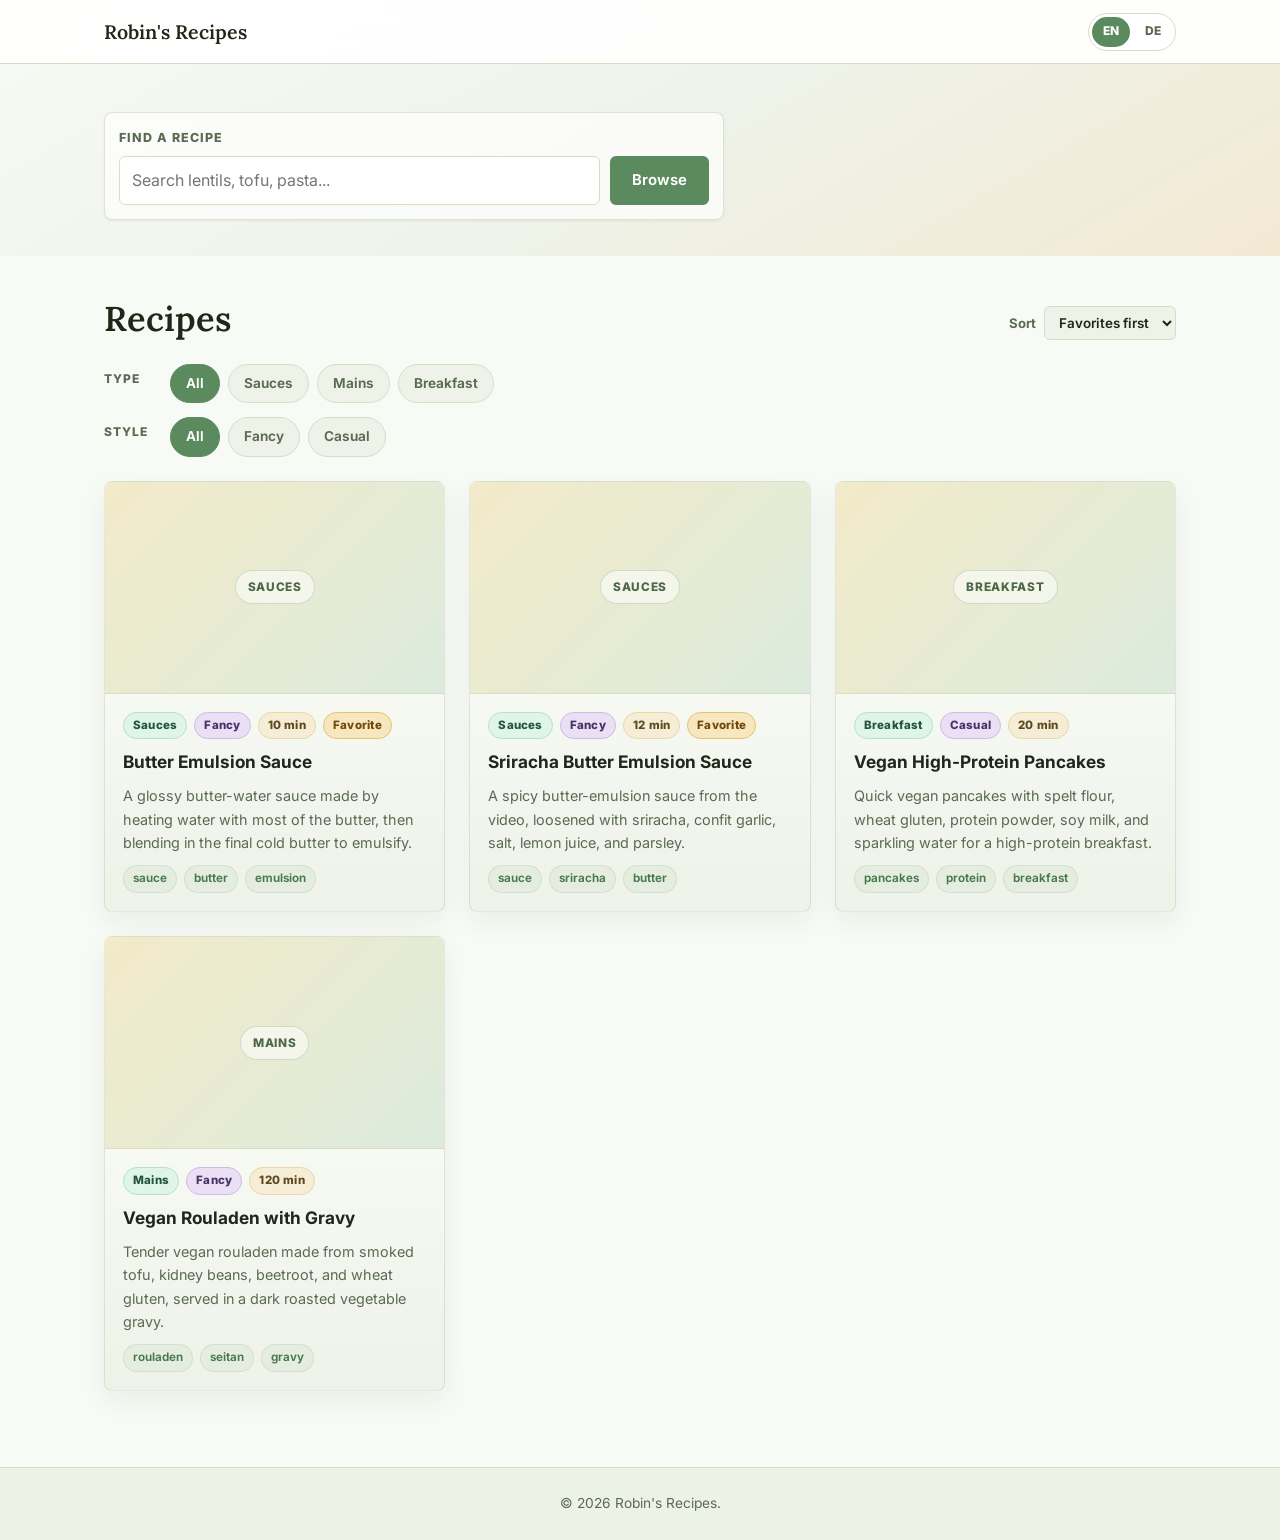
<file: index.html>
<!DOCTYPE html>
<html lang="en">
<head>
  <meta charset="UTF-8" />
  <meta name="viewport" content="width=device-width, initial-scale=1.0" />
  <title>Robin's Recipes</title>
  <meta name="description" content="A personal recipe collection for everyday meals, comfort food, and reliable home cooking." />
  <meta name="robots" content="index, follow" />
  <link rel="canonical" href="https://robins-cookbook.github.io/" />

  <meta property="og:type" content="website" />
  <meta property="og:title" content="Robin's Recipes" />
  <meta property="og:description" content="A personal recipe collection for everyday meals, comfort food, and reliable home cooking." />
  <meta property="og:url" content="https://robins-cookbook.github.io/" />
  <meta property="og:image" content="https://images.unsplash.com/photo-1512621776951-a57141f2eefd?auto=format&fit=crop&w=1200&q=80" />

  <meta name="twitter:card" content="summary_large_image" />
  <meta name="twitter:title" content="Robin's Recipes" />
  <meta name="twitter:description" content="A personal recipe collection for everyday meals, comfort food, and reliable home cooking." />
  <meta name="twitter:image" content="https://images.unsplash.com/photo-1512621776951-a57141f2eefd?auto=format&fit=crop&w=1200&q=80" />

  <link rel="icon" type="image/svg+xml" href="Assets/cookbook-favicon.svg" />
  <link rel="stylesheet" href="style.css" />
  <link rel="preconnect" href="https://fonts.googleapis.com" />
  <link rel="preconnect" href="https://fonts.gstatic.com" crossorigin />
  <link
    href="https://fonts.googleapis.com/css2?family=Inter:wght@300;400;500;600;700&family=Lora:ital,wght@0,400;0,600;1,400;1,600&display=swap"
    rel="stylesheet"
  />
  <script type="application/ld+json">
    {
      "@context": "https://schema.org",
      "@type": "WebSite",
      "name": "Robin's Recipes",
      "url": "https://robins-cookbook.github.io/",
      "description": "A personal recipe collection for everyday meals, comfort food, and reliable home cooking."
    }
  </script>
</head>
<body>
  <header id="site-header">
    <nav class="nav-container" aria-label="Main navigation">
      <a href="#hero" class="nav-logo">Robin's Recipes</a>
    </nav>
  </header>

  <main>
    <section id="hero" class="hero-section">
      <div class="hero-inner">
        <div class="hero-copy">
          <form class="hero-search" role="search" aria-label="Search recipes">
            <label for="recipeSearch">Find a recipe</label>
            <div class="search-row">
              <input id="recipeSearch" type="search" placeholder="Search lentils, tofu, pasta..." autocomplete="off" />
              <a class="btn btn-primary" href="#recipes">Browse</a>
            </div>
          </form>
        </div>
      </div>
    </section>

    <section id="recipes" class="recipes-section">
      <div class="section-inner">
        <div class="section-heading">
          <div>
            <h2 class="section-title">Recipes</h2>
          </div>
          <label class="sort-control" for="recipeSort">
            <span>Sort</span>
            <select id="recipeSort" aria-label="Sort recipes">
              <option value="favorite">Favorites first</option>
              <option value="time">Fastest first</option>
              <option value="name">A-Z</option>
            </select>
          </label>
        </div>

        <div class="filter-groups">
          <div class="filter-group">
            <span class="filter-label" data-filter-label="type">Type</span>
            <div class="filter-bar" id="categoryFilters" aria-label="Filter recipes by category"></div>
          </div>
          <div class="filter-group">
            <span class="filter-label" data-filter-label="style">Style</span>
            <div class="filter-bar" id="styleFilters" aria-label="Filter recipes by style"></div>
          </div>
        </div>
        <div class="recipe-grid" id="recipeGrid"></div>
      </div>
    </section>

  </main>

  <footer>
    <p>© <span id="footerYear"></span> <span data-site-name>Robin's Recipes</span>.</p>
  </footer>

  <script src="data/recipes.js"></script>
  <script src="i18n.js"></script>
  <script src="script.js"></script>
</body>
</html>
</file>
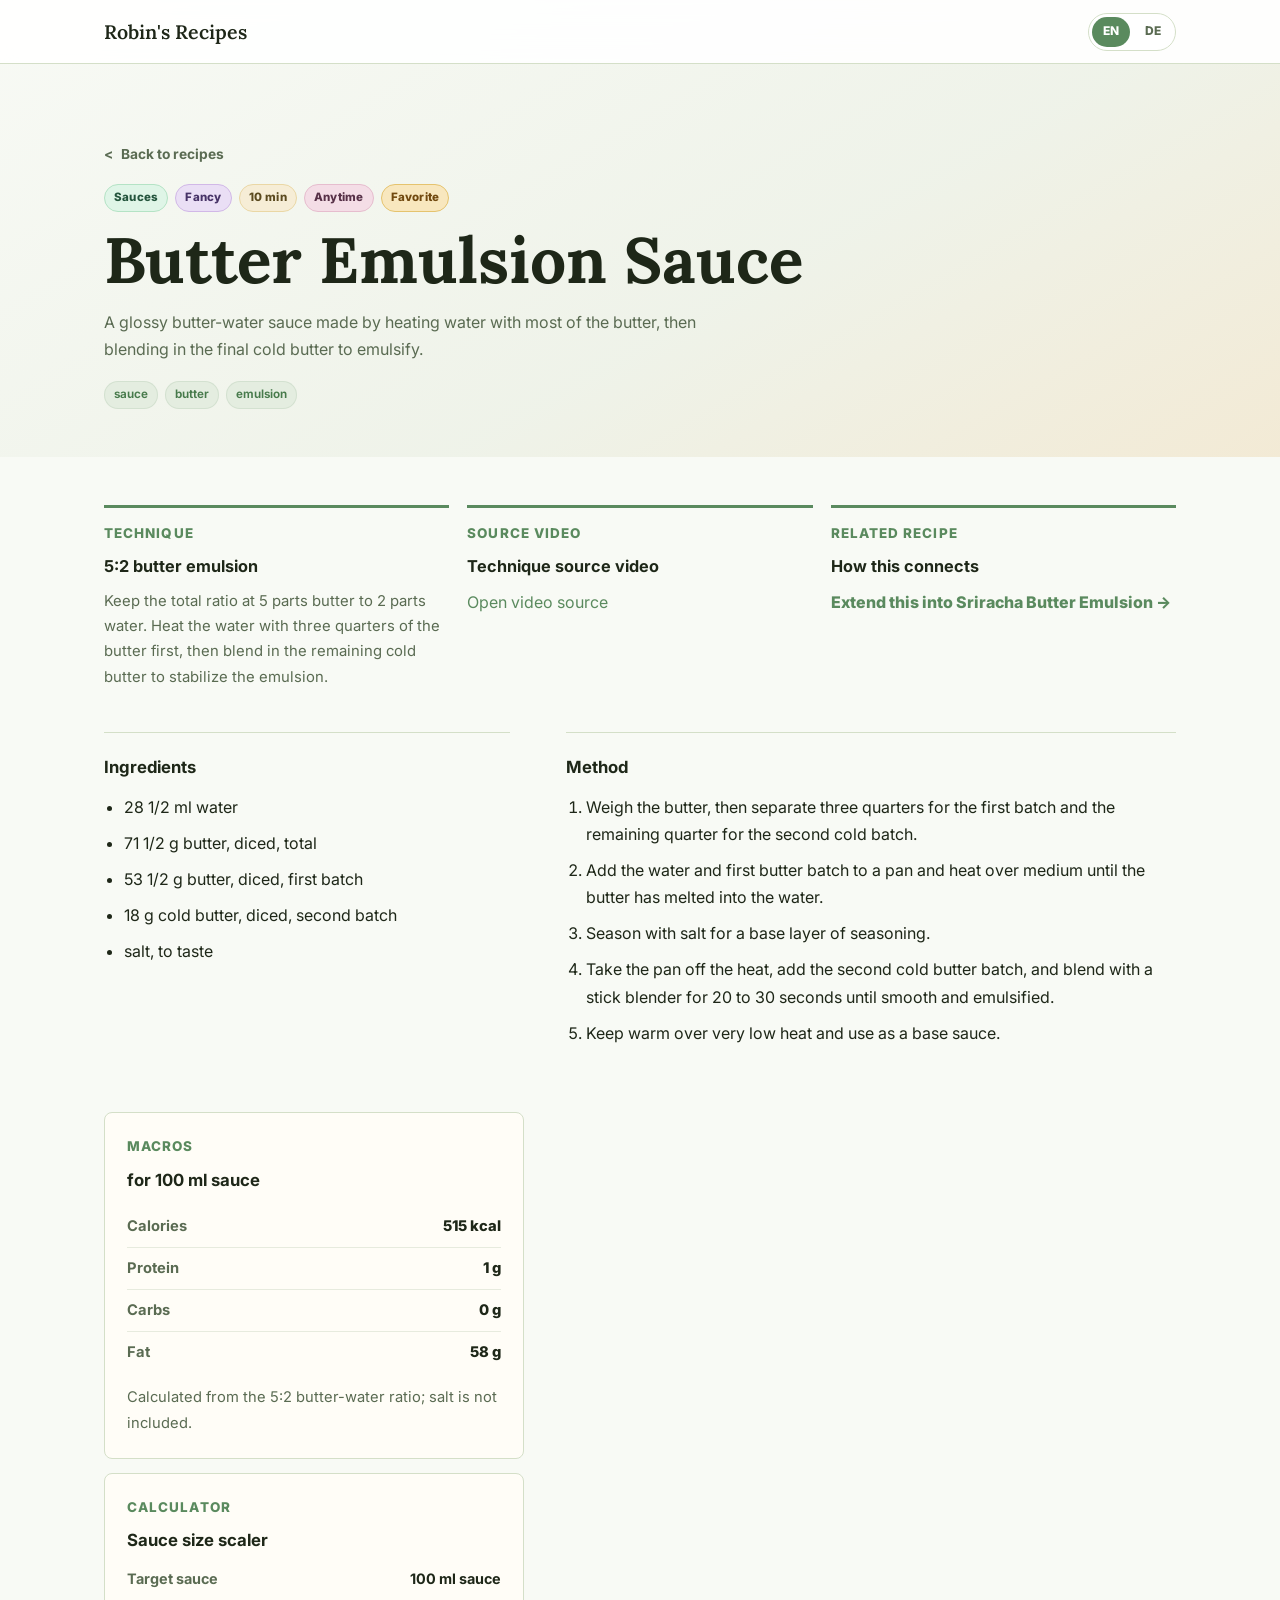
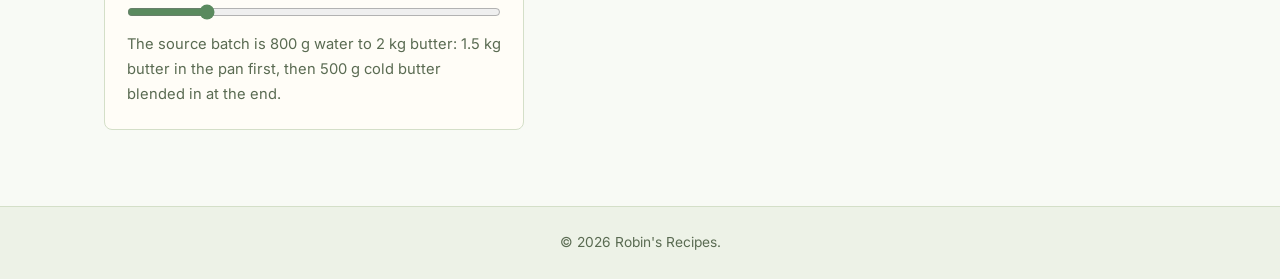
<file: recipes/butter-emulsion.html>
<!DOCTYPE html>
<html lang="en">
<head>
  <meta charset="UTF-8" />
  <meta name="viewport" content="width=device-width, initial-scale=1.0" />
  <title>Butter Emulsion Sauce | Robin's Recipes</title>
  <meta name="description" content="A glossy butter sauce made by whisking cold butter into hot liquid." />
  <link rel="stylesheet" href="../style.css" />
  <link rel="preconnect" href="https://fonts.googleapis.com" />
  <link rel="preconnect" href="https://fonts.gstatic.com" crossorigin />
  <link href="https://fonts.googleapis.com/css2?family=Inter:wght@300;400;500;600;700&family=Lora:ital,wght@0,400;0,600;1,400;1,600&display=swap" rel="stylesheet" />
</head>
<body data-recipe-id="butter-emulsion">
  <header id="site-header">
    <nav class="nav-container" aria-label="Main navigation">
      <a href="../index.html" class="nav-logo">Robin's Recipes</a>
    </nav>
  </header>
  <main id="recipePage"></main>
  <footer><p>© <span id="footerYear"></span> <span data-site-name>Robin's Recipes</span>.</p></footer>
  <script src="../data/recipes.js"></script>
  <script src="../i18n.js"></script>
  <script src="../recipe-page.js"></script>
</body>
</html>
</file>
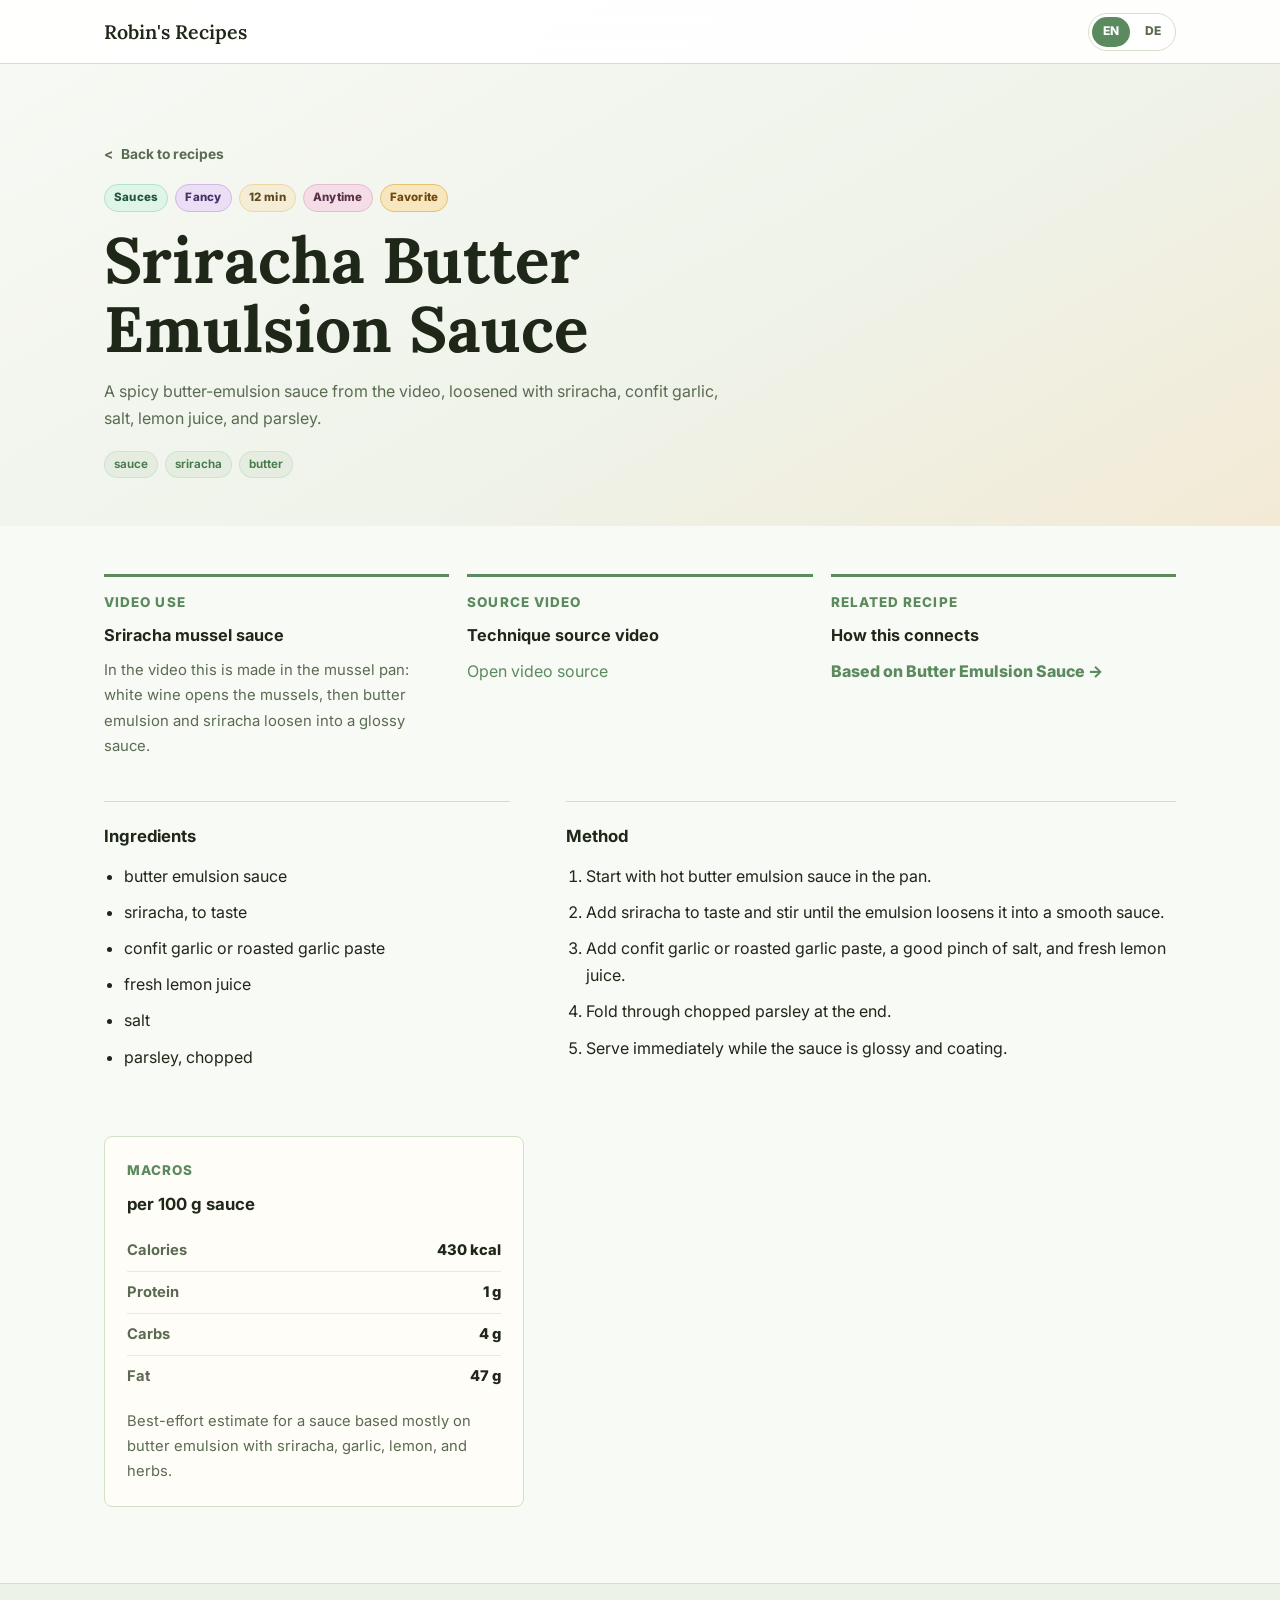
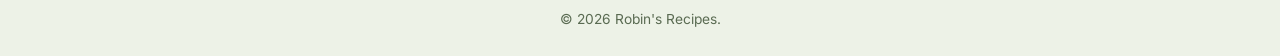
<file: recipes/sriracha-butter-emulsion.html>
<!DOCTYPE html>
<html lang="en">
<head>
  <meta charset="UTF-8" />
  <meta name="viewport" content="width=device-width, initial-scale=1.0" />
  <title>Sriracha Butter Emulsion Sauce | Robin's Recipes</title>
  <meta name="description" content="A spicy, glossy extension of the butter emulsion sauce with sriracha and lime." />
  <link rel="stylesheet" href="../style.css" />
  <link rel="preconnect" href="https://fonts.googleapis.com" />
  <link rel="preconnect" href="https://fonts.gstatic.com" crossorigin />
  <link href="https://fonts.googleapis.com/css2?family=Inter:wght@300;400;500;600;700&family=Lora:ital,wght@0,400;0,600;1,400;1,600&display=swap" rel="stylesheet" />
</head>
<body data-recipe-id="sriracha-butter-emulsion">
  <header id="site-header">
    <nav class="nav-container" aria-label="Main navigation">
      <a href="../index.html" class="nav-logo">Robin's Recipes</a>
    </nav>
  </header>
  <main id="recipePage"></main>
  <footer><p>© <span id="footerYear"></span> <span data-site-name>Robin's Recipes</span>.</p></footer>
  <script src="../data/recipes.js"></script>
  <script src="../i18n.js"></script>
  <script src="../recipe-page.js"></script>
</body>
</html>
</file>
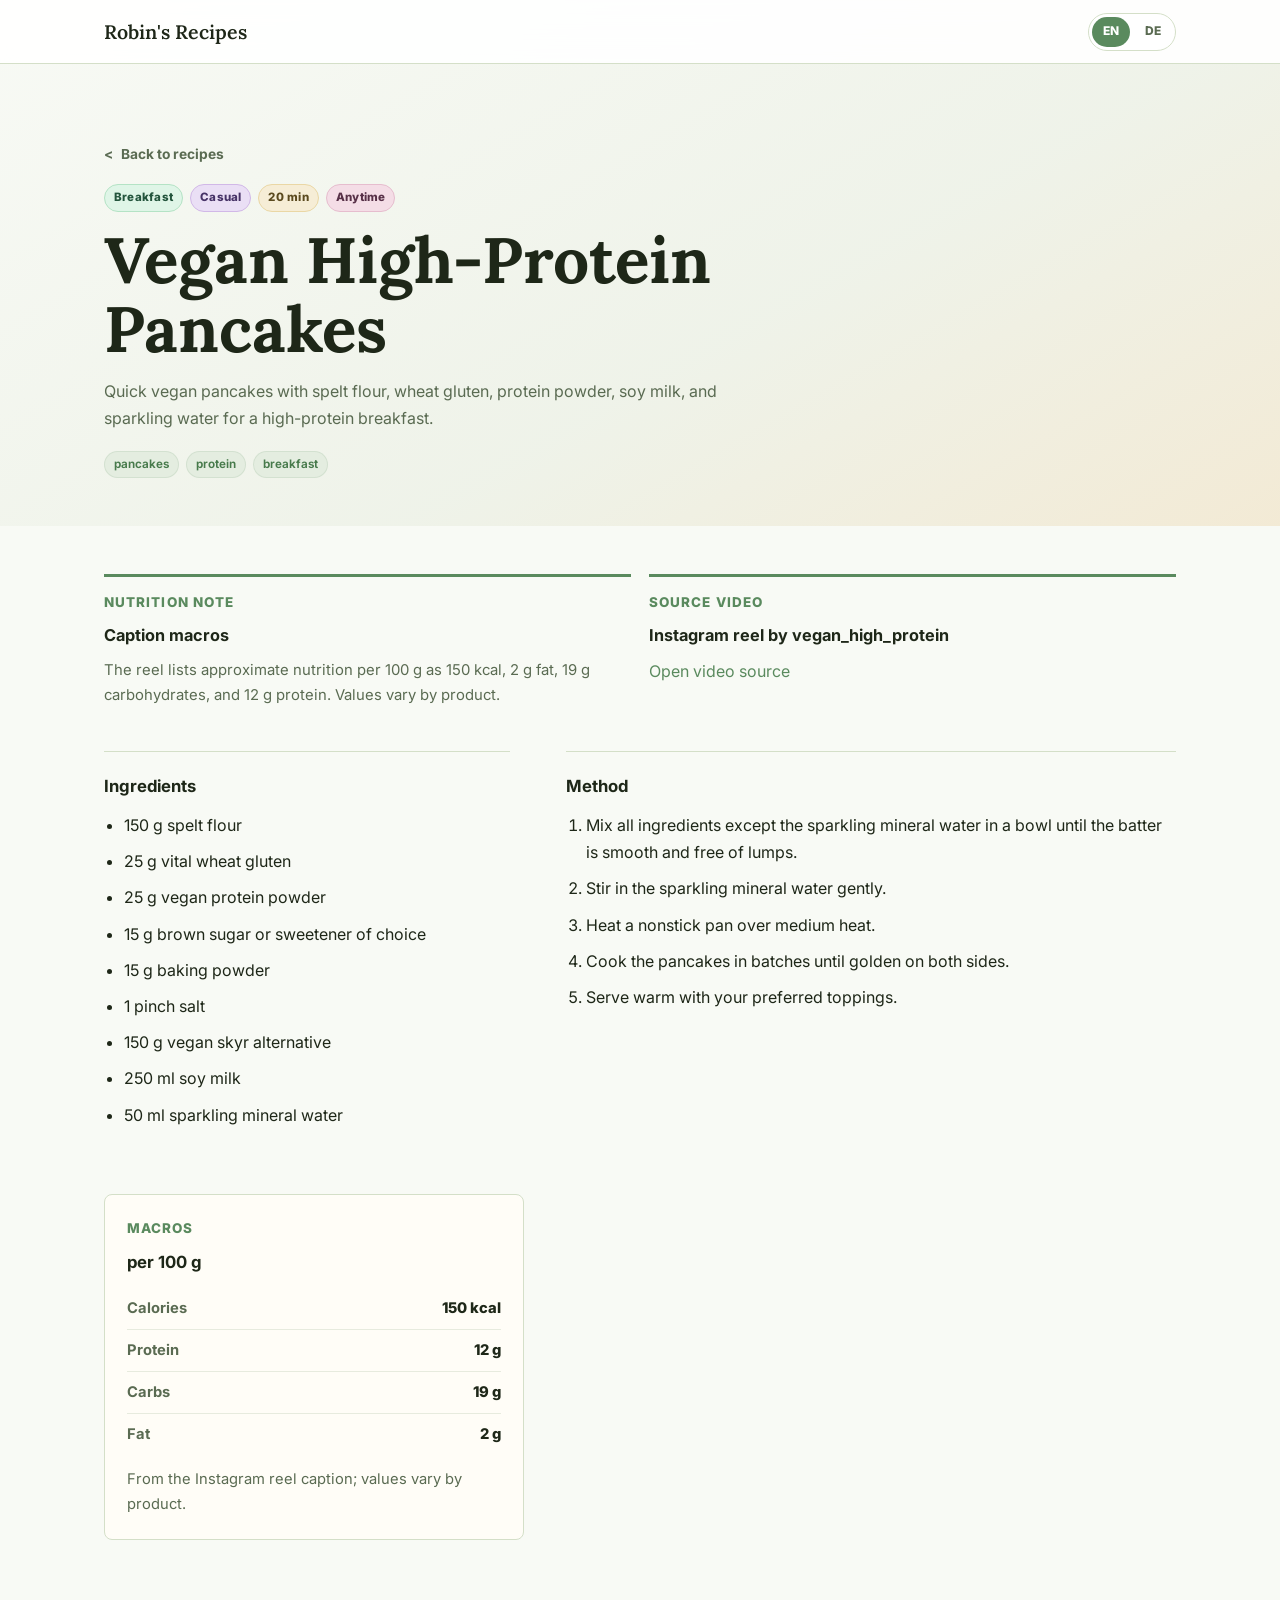
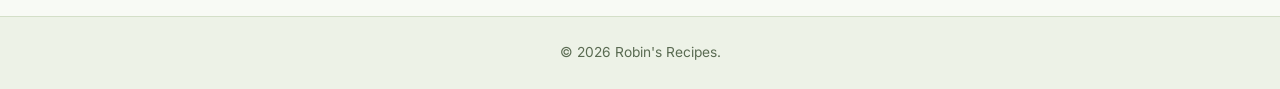
<file: recipes/vegan-protein-pancakes.html>
<!DOCTYPE html>
<html lang="en">
<head>
  <meta charset="UTF-8" />
  <meta name="viewport" content="width=device-width, initial-scale=1.0" />
  <title>Vegan High-Protein Pancakes | Robin's Recipes</title>
  <meta name="description" content="Quick vegan high-protein pancakes with spelt flour, wheat gluten, protein powder, soy milk, and sparkling water." />
  <link rel="stylesheet" href="../style.css" />
  <link rel="preconnect" href="https://fonts.googleapis.com" />
  <link rel="preconnect" href="https://fonts.gstatic.com" crossorigin />
  <link href="https://fonts.googleapis.com/css2?family=Inter:wght@300;400;500;600;700&family=Lora:ital,wght@0,400;0,600;1,400;1,600&display=swap" rel="stylesheet" />
</head>
<body data-recipe-id="vegan-protein-pancakes">
  <header id="site-header">
    <nav class="nav-container" aria-label="Main navigation">
      <a href="../index.html" class="nav-logo">Robin's Recipes</a>
    </nav>
  </header>
  <main id="recipePage"></main>
  <footer><p>© <span id="footerYear"></span> <span data-site-name>Robin's Recipes</span>.</p></footer>
  <script src="../data/recipes.js"></script>
  <script src="../i18n.js"></script>
  <script src="../recipe-page.js"></script>
</body>
</html>
</file>
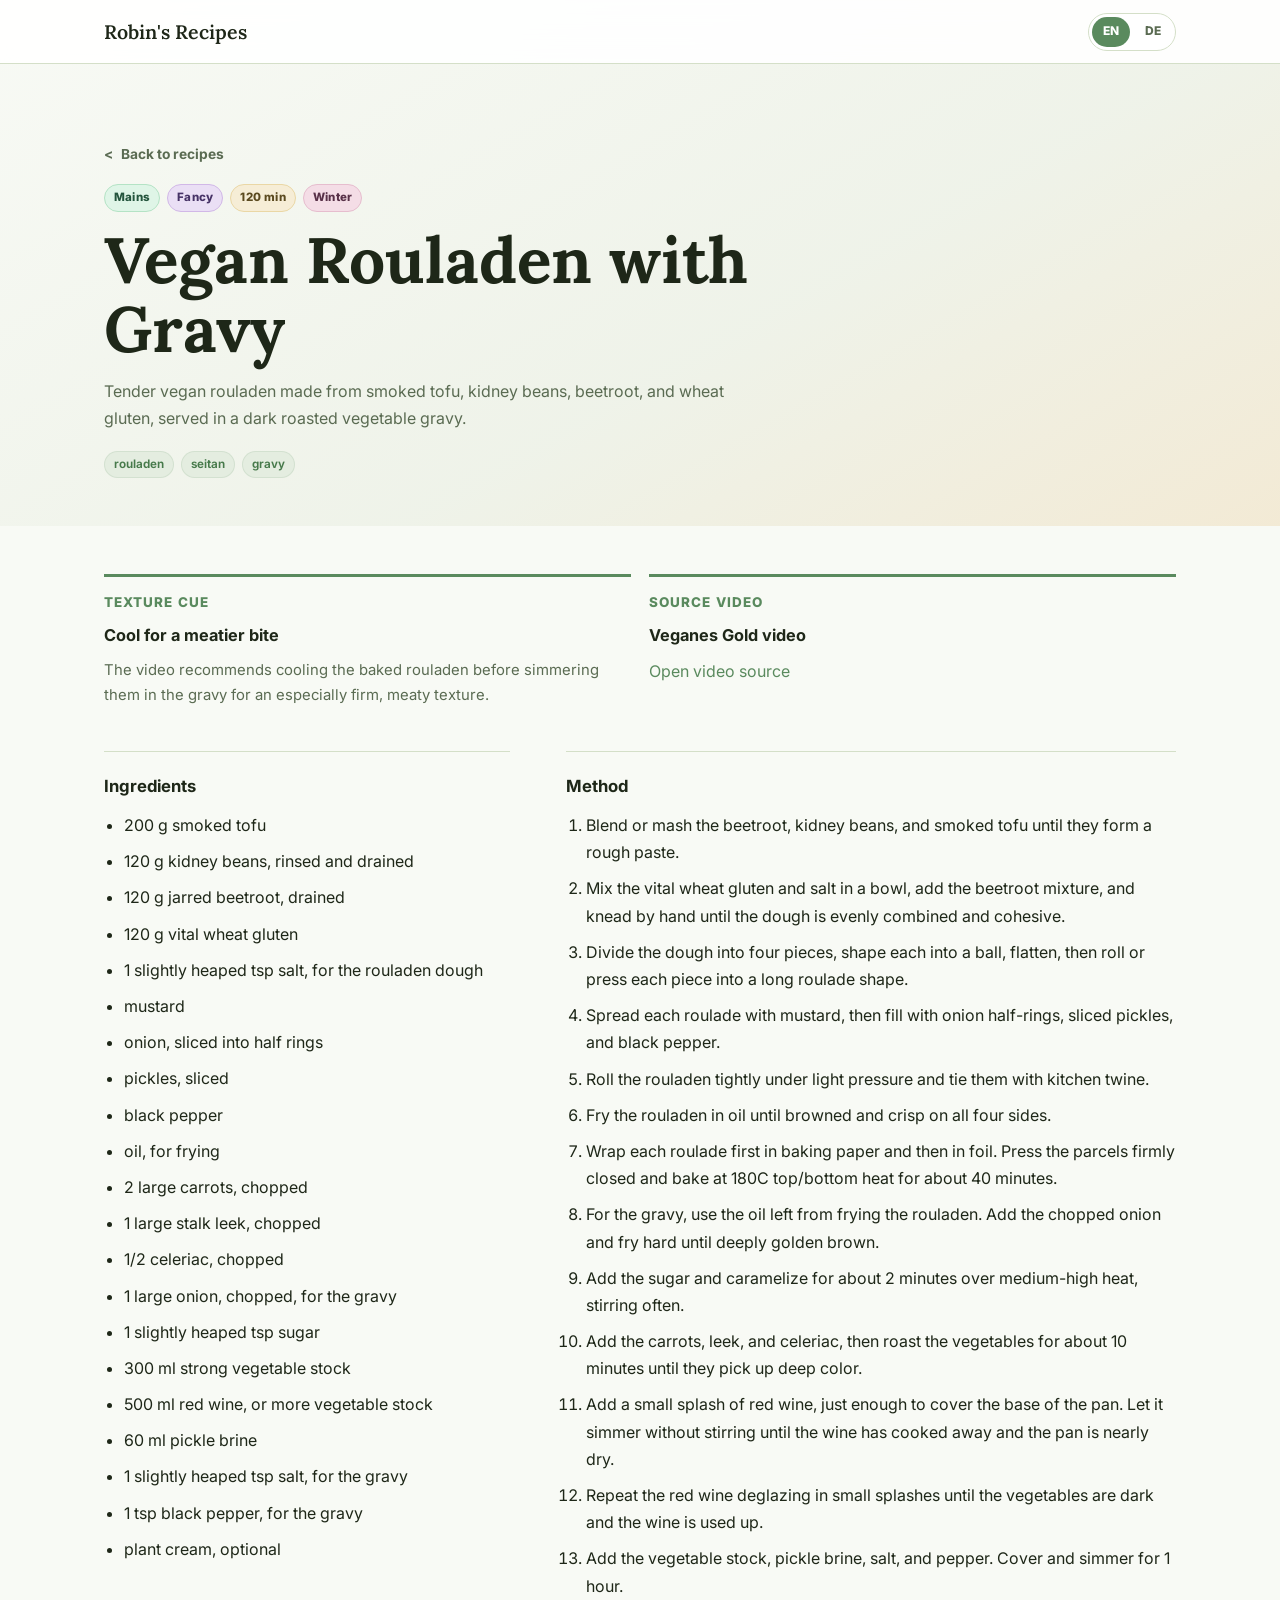
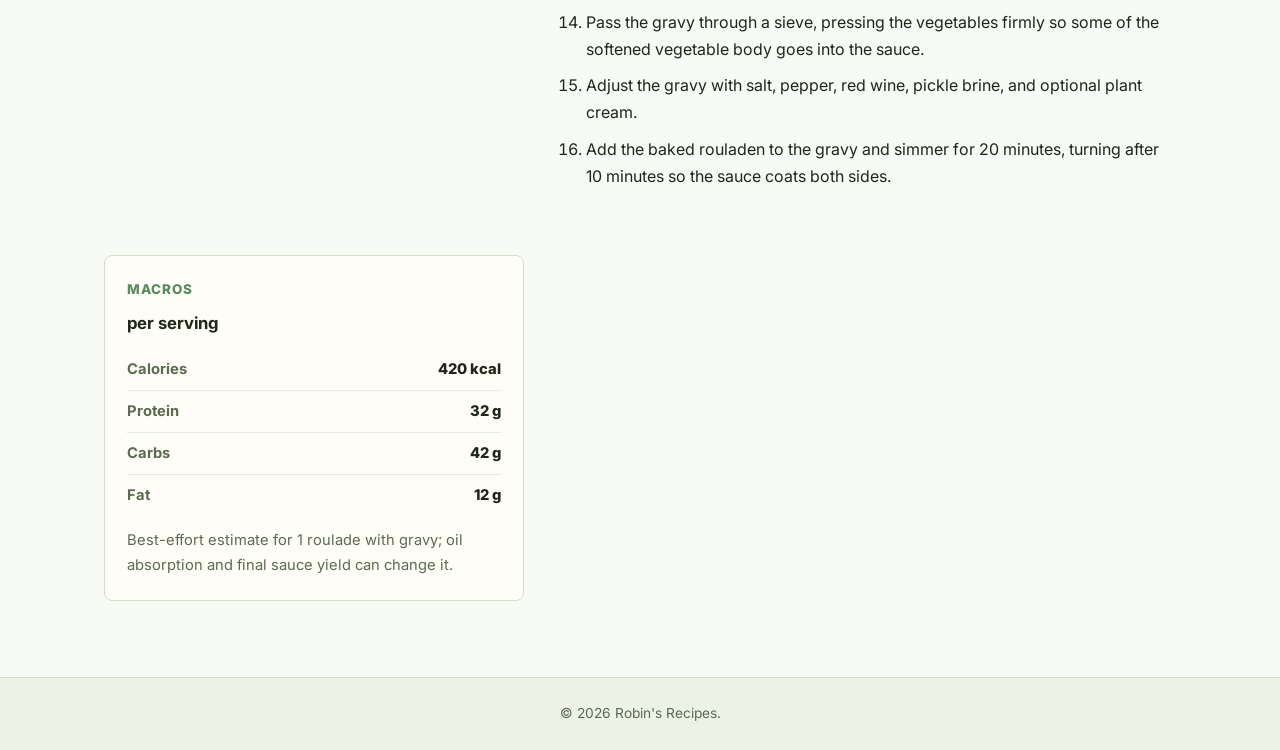
<file: recipes/vegan-rouladen.html>
<!DOCTYPE html>
<html lang="en">
<head>
  <meta charset="UTF-8" />
  <meta name="viewport" content="width=device-width, initial-scale=1.0" />
  <title>Vegan Rouladen with Gravy | Robin's Recipes</title>
  <meta name="description" content="Tender vegan rouladen with roasted vegetable gravy." />
  <link rel="stylesheet" href="../style.css" />
  <link rel="preconnect" href="https://fonts.googleapis.com" />
  <link rel="preconnect" href="https://fonts.gstatic.com" crossorigin />
  <link href="https://fonts.googleapis.com/css2?family=Inter:wght@300;400;500;600;700&family=Lora:ital,wght@0,400;0,600;1,400;1,600&display=swap" rel="stylesheet" />
</head>
<body data-recipe-id="vegan-rouladen">
  <header id="site-header">
    <nav class="nav-container" aria-label="Main navigation">
      <a href="../index.html" class="nav-logo">Robin's Recipes</a>
    </nav>
  </header>
  <main id="recipePage"></main>
  <footer><p>© <span id="footerYear"></span> <span data-site-name>Robin's Recipes</span>.</p></footer>
  <script src="../data/recipes.js"></script>
  <script src="../i18n.js"></script>
  <script src="../recipe-page.js"></script>
</body>
</html>
</file>
<file: style.css>
*, *::before, *::after { box-sizing: border-box; margin: 0; padding: 0; }

:root {
  --color-bg: #f8faf5;
  --color-surface: #eef2e8;
  --color-panel: #fffdf7;
  --color-border: #d4dfc8;
  --color-text: #1e2718;
  --color-text-muted: #5a6b52;
  --color-accent: #5a8a5e;
  --color-accent-h: #477a4b;
  --color-tomato: #bc5b45;
  --color-berry: #80495d;
  --color-gold: #b28738;
  --color-tag-bg: #e4ede0;
  --color-tag-text: #477a4b;
  --radius-sm: 6px;
  --radius-md: 8px;
  --shadow-sm: 0 1px 3px rgba(30,39,24,.07);
  --shadow-md: 0 10px 30px rgba(30,39,24,.09);
  --shadow-lg: 0 18px 60px rgba(30,39,24,.16);
  --nav-height: 64px;
  --section-pad: 76px;
  --max-width: 1120px;
  --transition: .2s ease;
}

html { scroll-behavior: smooth; }

body {
  font-family: 'Inter', system-ui, sans-serif;
  background: var(--color-bg);
  color: var(--color-text);
  line-height: 1.7;
  font-size: 16px;
  overflow-x: hidden;
}

a { color: var(--color-accent); text-decoration: none; }
a:hover { text-decoration: underline; }
img { display: block; max-width: 100%; }
button, input, select { font: inherit; }

.section-inner {
  max-width: var(--max-width);
  margin: 0 auto;
  padding: var(--section-pad) 24px;
}

.section-title {
  font-family: 'Lora', serif;
  font-size: clamp(1.65rem, 3vw, 2.15rem);
  font-weight: 600;
  line-height: 1.22;
  color: var(--color-text);
}

.section-subtitle {
  max-width: 680px;
  color: var(--color-text-muted);
  margin-top: 8px;
  font-size: .95rem;
}

.btn {
  display: inline-flex;
  align-items: center;
  justify-content: center;
  min-height: 42px;
  gap: 6px;
  padding: 9px 20px;
  border-radius: var(--radius-sm);
  border: 2px solid transparent;
  font-size: .93rem;
  font-weight: 650;
  cursor: pointer;
  transition: background var(--transition), color var(--transition), border-color var(--transition), transform var(--transition);
  text-decoration: none;
}

.btn:hover { text-decoration: none; transform: translateY(-1px); }

.btn-primary {
  background: var(--color-accent);
  color: #fff;
  border-color: var(--color-accent);
}

.btn-primary:hover {
  background: var(--color-accent-h);
  border-color: var(--color-accent-h);
}

.btn-secondary {
  background: transparent;
  color: var(--color-accent);
  border-color: var(--color-accent);
}

.btn-secondary:hover { background: var(--color-tag-bg); }

#site-header {
  position: fixed;
  top: 0; left: 0; right: 0;
  height: var(--nav-height);
  background: rgba(255,255,255,.9);
  backdrop-filter: blur(12px);
  -webkit-backdrop-filter: blur(12px);
  border-bottom: 1px solid var(--color-border);
  z-index: 100;
  transition: box-shadow var(--transition);
}

#site-header.scrolled { box-shadow: var(--shadow-sm); }

.nav-container {
  max-width: var(--max-width);
  margin: 0 auto;
  padding: 0 24px;
  height: 100%;
  display: flex;
  align-items: center;
  justify-content: space-between;
}

.nav-logo {
  font-family: 'Lora', serif;
  font-size: 1.22rem;
  font-weight: 600;
  color: var(--color-text);
  text-decoration: none;
}

.language-toggle {
  display: inline-flex;
  align-items: center;
  gap: 4px;
  border: 1px solid var(--color-border);
  border-radius: 99px;
  padding: 3px;
  background: rgba(255,255,255,.72);
}

.language-toggle button {
  min-width: 38px;
  min-height: 30px;
  border: 0;
  border-radius: 99px;
  background: transparent;
  color: var(--color-text-muted);
  cursor: pointer;
  font-size: .75rem;
  font-weight: 800;
  letter-spacing: .04em;
}

.language-toggle button.active {
  background: var(--color-accent);
  color: #fff;
}

.hero-section {
  display: flex;
  align-items: center;
  padding-top: var(--nav-height);
  background:
    linear-gradient(150deg, rgba(248,250,245,.98) 0%, rgba(238,242,232,.92) 52%, rgba(241,229,203,.8) 100%);
}

.hero-inner {
  width: 100%;
  max-width: var(--max-width);
  margin: 0 auto;
  padding: 48px 24px 36px;
}

.hero-copy {
  min-width: 0;
  max-width: 720px;
}

.hero-search {
  width: 100%;
  max-width: 620px;
  background: rgba(255,255,255,.68);
  border: 1px solid rgba(122,148,108,.24);
  border-radius: var(--radius-md);
  padding: 14px;
  box-shadow: var(--shadow-sm);
}

.hero-search label {
  display: block;
  color: var(--color-text-muted);
  font-size: .78rem;
  font-weight: 800;
  letter-spacing: .08em;
  text-transform: uppercase;
  margin-bottom: 8px;
}

.search-row {
  display: grid;
  grid-template-columns: 1fr auto;
  gap: 10px;
}

.search-row input {
  width: 100%;
  min-width: 0;
  border: 1px solid var(--color-border);
  border-radius: var(--radius-sm);
  background: #fff;
  color: var(--color-text);
  padding: 10px 12px;
  outline: none;
}

.search-row input:focus {
  border-color: var(--color-accent);
  box-shadow: 0 0 0 3px rgba(90,138,94,.16);
}

.recipes-section { background: var(--color-bg); }

.recipes-section .section-inner {
  padding-top: 42px;
}

.section-heading {
  display: flex;
  gap: 20px;
  justify-content: space-between;
  align-items: end;
  margin-bottom: 24px;
}

.section-heading > div {
  min-width: 0;
}

.sort-control {
  display: inline-flex;
  align-items: center;
  gap: 8px;
  color: var(--color-text-muted);
  font-size: .82rem;
  font-weight: 700;
}

.sort-control select {
  min-width: 0;
  border: 1px solid var(--color-border);
  background: var(--color-surface);
  color: var(--color-text);
  border-radius: var(--radius-sm);
  padding: 7px 10px;
  font-size: .84rem;
  font-weight: 600;
}

.filter-groups {
  display: grid;
  gap: 14px;
  margin-bottom: 24px;
}

.filter-group {
  display: grid;
  grid-template-columns: 54px 1fr;
  gap: 12px;
  align-items: start;
}

.filter-label {
  color: var(--color-text-muted);
  font-size: .75rem;
  font-weight: 800;
  letter-spacing: .08em;
  line-height: 2.55;
  text-transform: uppercase;
}

.filter-bar {
  display: flex;
  gap: 8px;
  flex-wrap: wrap;
}

.filter-btn {
  background: var(--color-surface);
  border: 1px solid var(--color-border);
  color: var(--color-text-muted);
  padding: 7px 15px;
  border-radius: 99px;
  font-size: .85rem;
  font-weight: 650;
  cursor: pointer;
  transition: background var(--transition), color var(--transition), border-color var(--transition);
}

.filter-btn:hover,
.filter-btn.active {
  background: var(--color-accent);
  border-color: var(--color-accent);
  color: #fff;
}

.recipe-grid {
  display: grid;
  grid-template-columns: repeat(auto-fill, minmax(270px, 1fr));
  gap: 24px;
  align-items: stretch;
}

.recipe-card {
  min-height: 100%;
  background: linear-gradient(180deg, rgba(255,255,255,.8) 0%, var(--color-surface) 100%);
  border: 1px solid rgba(122,148,108,.2);
  border-radius: var(--radius-md);
  overflow: hidden;
  display: flex;
  flex-direction: column;
  box-shadow: 0 10px 28px rgba(30,39,24,.06);
  cursor: pointer;
  text-align: left;
  color: var(--color-text);
  text-decoration: none;
  transition: transform var(--transition), box-shadow var(--transition), border-color var(--transition);
}

.recipe-card:hover { text-decoration: none; }

.recipe-card:hover,
.recipe-card:focus-visible {
  transform: translateY(-5px);
  box-shadow: var(--shadow-md);
  border-color: rgba(90,138,94,.38);
  outline: none;
}

.recipe-card img {
  width: 100%;
  aspect-ratio: 16 / 10;
  object-fit: cover;
  background: var(--color-surface);
}

.recipe-card-placeholder {
  width: 100%;
  aspect-ratio: 16 / 10;
  background:
    linear-gradient(135deg, rgba(245,232,188,.72), rgba(212,232,217,.7)),
    var(--color-surface);
  display: grid;
  place-items: center;
  color: #4d6747;
  border-bottom: 1px solid rgba(122,148,108,.16);
}

.recipe-card-placeholder span {
  border: 1px solid rgba(90,138,94,.24);
  border-radius: 99px;
  padding: 6px 12px;
  background: rgba(255,255,255,.55);
  font-size: .74rem;
  font-weight: 800;
  letter-spacing: .06em;
  text-transform: uppercase;
}

.recipe-card-body {
  padding: 18px;
  display: flex;
  flex-direction: column;
  gap: 11px;
  flex: 1;
}

.recipe-meta-row,
.recipe-tags {
  display: flex;
  flex-wrap: wrap;
  gap: 7px;
  align-items: center;
}

.recipe-category,
.recipe-style,
.recipe-time,
.recipe-season,
.recipe-favorite {
  display: inline-flex;
  align-items: center;
  border-radius: 99px;
  padding: 3px 9px;
  font-size: .72rem;
  font-weight: 800;
  letter-spacing: .02em;
  white-space: nowrap;
}

.recipe-category { color: #24553d; background: #dff5e7; border: 1px solid #b4e3c5; }
.recipe-style { color: #473367; background: #eadff5; border: 1px solid #d1b8e7; }
.recipe-time { color: #5b4a1f; background: #f6edd6; border: 1px solid #ead7a5; }
.recipe-season { color: #583148; background: #f4dde6; border: 1px solid #e6bdce; }
.recipe-favorite { color: #71490f; background: #f8e7be; border: 1px solid #e5c36e; }

.recipe-card h3 {
  font-size: 1.08rem;
  font-weight: 700;
  line-height: 1.34;
}

.recipe-card p {
  color: var(--color-text-muted);
  font-size: .9rem;
  line-height: 1.62;
  flex: 1;
}

.recipe-tags span {
  color: var(--color-tag-text);
  background: var(--color-tag-bg);
  border: 1px solid rgba(90,138,94,.12);
  border-radius: 99px;
  padding: 3px 9px;
  font-size: .73rem;
  font-weight: 650;
}

.empty-state {
  grid-column: 1 / -1;
  color: var(--color-text-muted);
  background: var(--color-surface);
  border: 1px solid var(--color-border);
  border-radius: var(--radius-md);
  padding: 22px;
}

footer {
  background: #edf2e7;
  border-top: 1px solid var(--color-border);
  text-align: center;
  padding: 24px;
  color: var(--color-text-muted);
  font-size: .86rem;
}

.recipe-hero-detail {
  padding-top: var(--nav-height);
  background: linear-gradient(150deg, rgba(248,250,245,.98) 0%, rgba(238,242,232,.92) 60%, rgba(241,229,203,.76) 100%);
}

.recipe-hero-grid {
  display: grid;
  grid-template-columns: minmax(0, 1fr) minmax(300px, 420px);
  gap: 40px;
  align-items: center;
  padding-bottom: 48px;
}

.recipe-hero-grid-no-image {
  grid-template-columns: minmax(0, 760px);
}

.back-link {
  display: inline-flex;
  margin-bottom: 18px;
  color: var(--color-text-muted);
  font-size: .86rem;
  font-weight: 700;
}

.back-link::before {
  content: "<";
  margin-right: 8px;
}

.recipe-hero-grid h1 {
  font-family: 'Lora', serif;
  font-size: clamp(2.1rem, 5vw, 4rem);
  line-height: 1.08;
  margin: 14px 0 14px;
}

.recipe-hero-grid p {
  color: var(--color-text-muted);
  max-width: 640px;
  margin-bottom: 18px;
}

.recipe-hero-grid img {
  width: 100%;
  aspect-ratio: 4 / 3;
  object-fit: cover;
  border-radius: var(--radius-md);
  border: 1px solid rgba(122,148,108,.22);
  box-shadow: var(--shadow-md);
}

.recipe-body {
  padding-top: 48px;
}

.recipe-top-info {
  display: grid;
  grid-template-columns: repeat(auto-fit, minmax(230px, 1fr));
  gap: 18px;
  margin-bottom: 42px;
}

.recipe-info-block {
  border-top: 3px solid var(--color-accent);
  padding-top: 14px;
}

.recipe-info-block h2 {
  font-size: 1.02rem;
  margin-bottom: 8px;
}

.recipe-info-block p {
  color: var(--color-text-muted);
  font-size: .93rem;
}

.recipe-detail-grid {
  display: grid;
  grid-template-columns: minmax(240px, .72fr) minmax(0, 1.08fr);
  gap: 56px;
  align-items: start;
}

.recipe-panel {
  border-top: 1px solid var(--color-border);
  padding-top: 20px;
}

.recipe-tool {
  background: var(--color-panel);
  border: 1px solid var(--color-border);
  border-radius: var(--radius-md);
  padding: 22px;
}

.recipe-panel h2,
.recipe-tool h2 {
  font-size: 1.05rem;
  margin-bottom: 12px;
}

.recipe-panel ul,
.recipe-panel ol {
  padding-left: 20px;
}

.recipe-panel li {
  margin-bottom: 9px;
}

.recipe-feature-stack {
  display: grid;
  gap: 14px;
  grid-column: 1 / -1;
  max-width: 420px;
}

.tool-kicker {
  display: block;
  margin-bottom: 8px;
  font-size: .84rem;
  color: var(--color-accent);
  font-weight: 800;
  letter-spacing: .08em;
  text-transform: uppercase;
}

.recipe-tool p {
  color: var(--color-text-muted);
  font-size: .92rem;
}

.macro-table {
  width: 100%;
  border-collapse: collapse;
  margin-bottom: 12px;
  font-size: .92rem;
}

.macro-table tr {
  border-bottom: 1px solid rgba(122,148,108,.18);
}

.macro-table tr:last-child {
  border-bottom: 0;
}

.macro-table th,
.macro-table td {
  padding: 8px 0;
  text-align: left;
}

.macro-table th {
  color: var(--color-text-muted);
  font-weight: 700;
}

.macro-table td {
  color: var(--color-text);
  font-weight: 800;
  text-align: right;
}

.range-control {
  display: flex;
  align-items: center;
  justify-content: space-between;
  gap: 12px;
  color: var(--color-text-muted);
  font-size: .9rem;
  font-weight: 700;
  margin-bottom: 10px;
}

.range-control strong {
  color: var(--color-text);
}

.recipe-tool input[type="range"] {
  width: 100%;
  accent-color: var(--color-accent);
  margin-bottom: 12px;
}

.related-recipe-list {
  display: grid;
  gap: 8px;
}

.related-recipe-link {
  display: block;
  color: var(--color-accent);
  font-weight: 800;
}

.related-recipe-link::after {
  content: " ->";
}

.recipe-not-found {
  padding-top: calc(var(--nav-height) + 60px);
}

.reveal {
  opacity: 0;
  transform: translateY(12px);
  transition: opacity .45s ease, transform .45s ease;
}

.reveal.visible {
  opacity: 1;
  transform: translateY(0);
}

@media (max-width: 900px) {
  .hero-section { min-height: auto; }
}

@media (max-width: 760px) {
  :root { --section-pad: 58px; }

  .hero-search {
    max-width: 100%;
  }

  .section-heading {
    align-items: flex-start;
    flex-direction: column;
    width: 100%;
  }

  .search-row {
    grid-template-columns: 1fr;
  }

  .search-row .btn {
    width: 100%;
  }

  .recipe-hero-grid,
  .recipe-detail-grid { grid-template-columns: 1fr; }

  .recipe-detail-grid {
    gap: 34px;
  }
}

@media (max-width: 520px) {
  .section-inner,
  .nav-container,
  .hero-inner {
    padding-left: 18px;
    padding-right: 18px;
  }

  .nav-logo {
    max-width: 230px;
    font-size: 1.08rem;
  }

  .hero-copy,
  .hero-search {
    width: calc(100vw - 56px);
    max-width: calc(100vw - 56px);
  }

  .sort-control {
    width: 100%;
  }

  .sort-control {
    justify-content: space-between;
    align-items: center;
    gap: 12px;
  }

  .sort-control select {
    width: min(210px, calc(100vw - 132px));
  }

  .filter-group {
    grid-template-columns: 1fr;
    gap: 6px;
  }

  .filter-label {
    line-height: 1.2;
  }

  .filter-btn {
    flex: 0 0 auto;
  }

  .recipe-grid {
    grid-template-columns: 1fr;
  }

  .section-heading > div,
  .section-subtitle {
    width: calc(100vw - 36px);
    max-width: calc(100vw - 36px);
  }

  .recipe-hero-grid { gap: 24px; }
}
</file>
